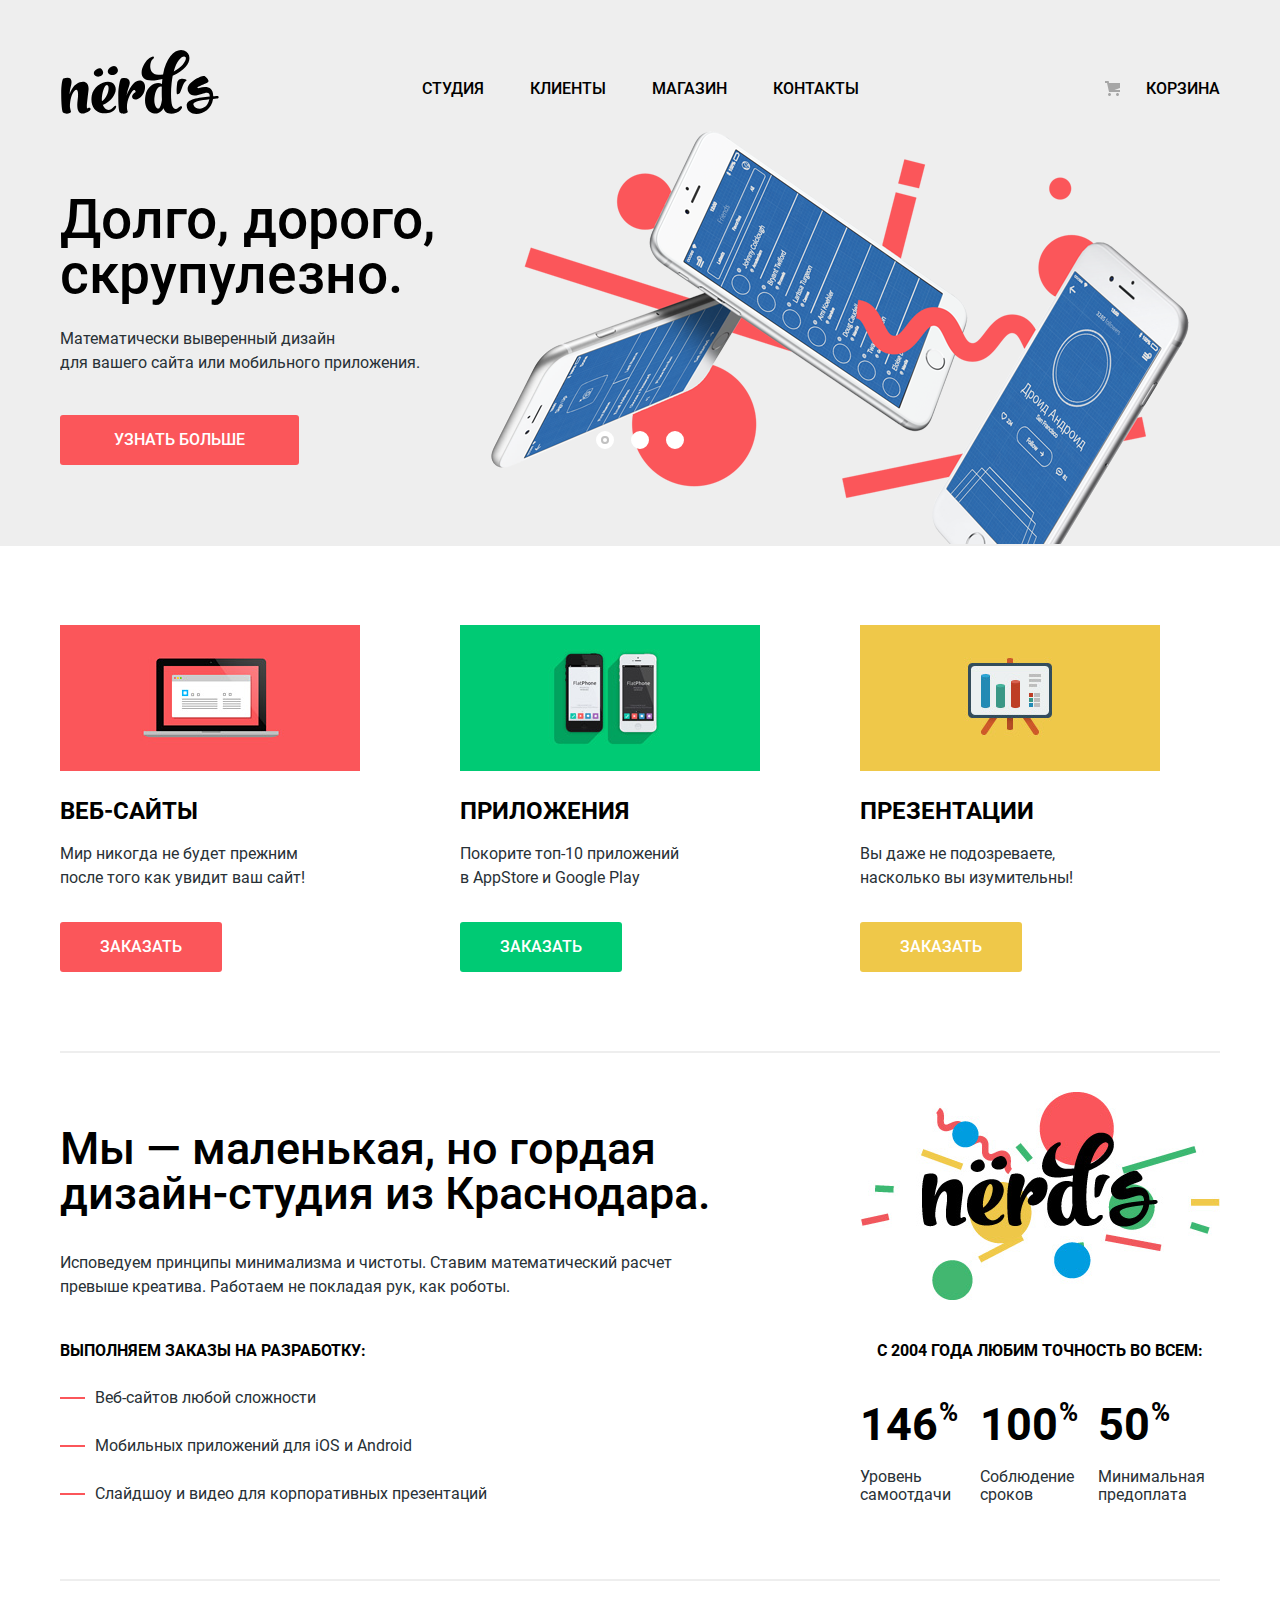
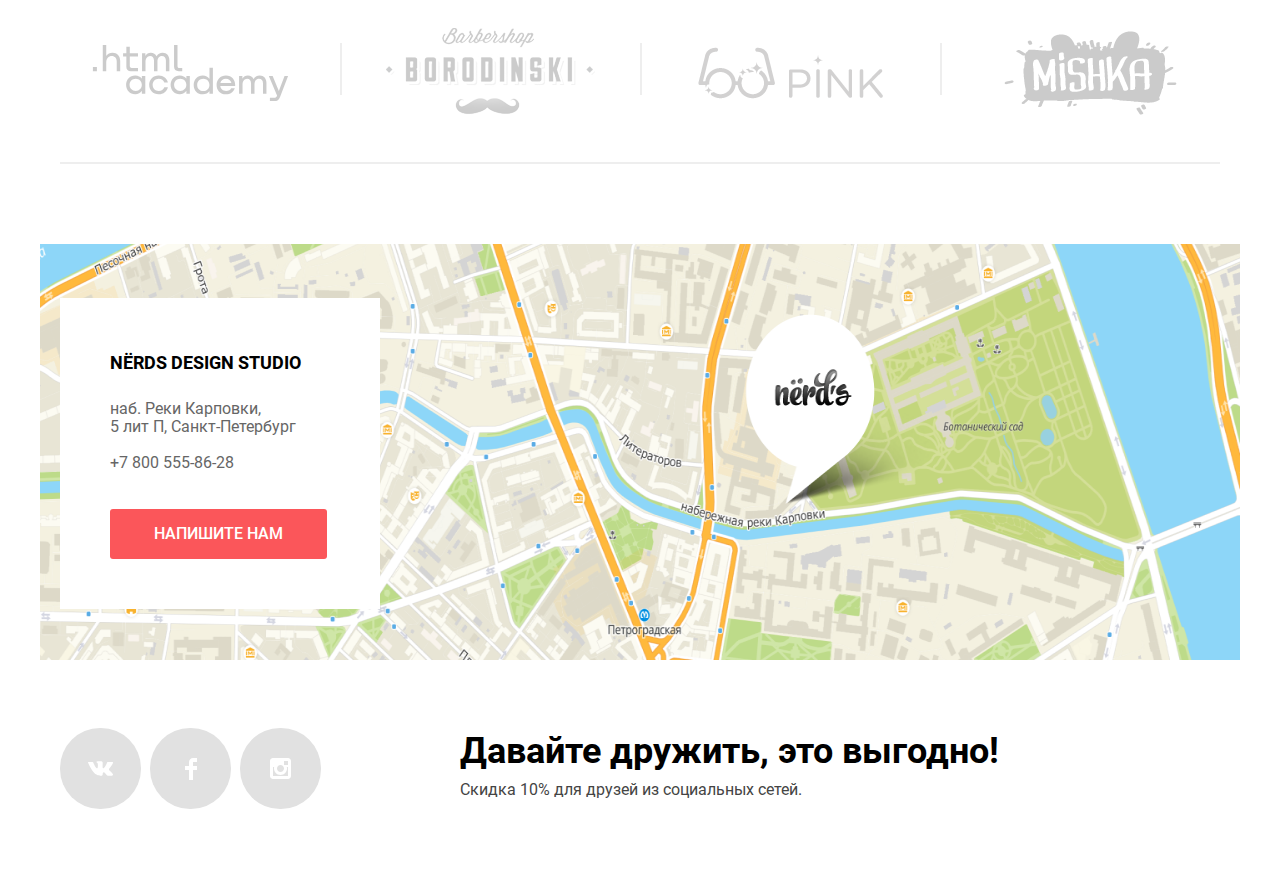
<file: index.html>
<!DOCTYPE html>
<html lang="ru" class="page">
  <head>
    <meta charset="utf-8">
    <link rel="stylesheet" href="css/normalize.css" type="text/css"/>
    <link rel="stylesheet" href="css/style.min.css" type="text/css"/>
    <link rel="icon" href="favicon.ico">
    <link rel="icon" href="favicon/icon.svg" type="image/svg+xml">
    <link rel="apple-touch-icon" href="favicon/180.png">
    <link rel="manifest" href="manifest.webmanifest">
    <title>Главная — Дизайн-студия «Нёрдс»</title>
  </head>

  <body class="page__body">
    <header class="page-header">
      <div class="page-header__wrapper container">
        <a class="page-header__logo" href="#">
          <img src="img/logo/nerds-logo.svg" width="160" height="65" alt="Логотип веб-студии «Нёрдс»">
        </a>
        <nav class="page-header__nav site-nav">
          <ul class="site-nav__list">
            <li>
              <a class="site-nav__link" href="">
                Студия
              </a>
            </li>
            <li>
              <a class="site-nav__link" href="#">
                Клиенты
              </a>
            </li>
            <li >
              <a class="site-nav__link" href="catalog.html">
                Магазин
              </a>
            </li>
            <li>
              <a class="site-nav__link" href="#">
                Контакты
              </a>
            </li>
          </ul>
          <div class="user-nav">
            <a class="cart-link" href="#">
              Корзина
            </a>
          </div>
        </nav>
      </div>
    </header>

    <main class="page-main">
      <section class="slider">
        <div class="container">
          <h1 class="visually-hidden">Как работает дизайн-студия «Нёрдс»</h1>
          <div class="carousel">
            <div class="carousel__wrapper">
              <div class="carousel__item slide carousel__item--current" id="slide1">
                <div class="slide__text">
                  <h2 class="slide__header">Долго, дорого, скрупулезно.</h2>
                  <p class="slide__description">Математически выверенный дизайн <br> для вашего сайта или мобильного приложения.</p>
                  <a class="slide__button button button--red button--big" href="#">Узнать больше</a>
                </div>
              </div>
              <div class="carousel__item slide" id="slide2">
                <div class="slide__text">
                  <h2 class="slide__header">Любим математику как никто другой</h2>
                  <p class="slide__description">Никакого креатива, только математические формулы для расчета идеальных пропорций</p>
                  <a class="slide__button button button--red button--big" href="#">Узнать больше</a>
                </div>
              </div>
              <div class="carousel__item slide" id="slide3">
                <div class="slide__text">
                  <h2 class="slide__header">Только ночь, только хардкор</h2>
                  <p class="slide__description">Работать днем, как все? Мы против этого. <br> Ближе к полуночи работа только начинается.</p>
                  <a class="slide__button button button--red button--big" href="#">Узнать больше</a>
                </div>
              </div>
            </div>
          </div>
          <div class="carousel__control">
            <div class="carousel__button carousel__button--active" data-id="slide1">
              <button aria-label="Слайд 1"></button>
            </div>
            <div class="carousel__button" data-id="slide2">
              <button aria-label="Слайд 2"></button>
            </div>
            <div class="carousel__button" data-id="slide3">
              <button aria-label="Слайд 3"></button>
            </div>
          </div>
        </div>
      </section>
      <div class="container">
        <section class="features">
          <h2 class="visually-hidden">Что мы делаем?</h2>
          <ul class="features__list">
            <li class="features__list-item features__list-item--websites">
              <h3 class="features__header">Веб-сайты</h3>
              <p class="features__description">Мир никогда не будет прежним<br>
                после того как увидит ваш сайт!</p>
              <a class="features__button button button--red" href="#">Заказать</a>
            </li>
            <li class="features__list-item features__list-item--apps">
              <h3 class="features__header">Приложения</h3>
              <p class="features__description">Покорите топ-10 приложений<br>
                в AppStore и Google Play</p>
              <a class="features__button button button--green" href="#">Заказать</a>
            </li>
            <li class="features__list-item features__list-item--presentations">
              <h3 class="features__header">Презентации</h3>
              <p class="features__description">Вы даже не подозреваете,<br>
                насколько вы изумительны!</p>
              <a class="features__button button button--yellow" href="#">Заказать</a>
            </li>
          </ul>
        </section>
      </div>
      <div class="container">
        <section class="about">
          <h2 class="visually-hidden">Фишки дизайн-студии «Нёрдс»</h2>
          <div class="about__text">
            <p class="about__slogan">Мы — маленькая, но гордая дизайн-студия из Краснодара.</p>
            <p class="about__description">Исповедуем принципы минимализма и чистоты. Ставим математический расчет превыше креатива. Работаем не покладая рук, как роботы.</p>
            <p class="about__list-preview">Выполняем заказы на разработку:</p>
            <ul class="about__list list">
              <li class="list__item">
                Веб-сайтов любой сложности
              <li class="list__item">
                Мобильных приложений для iOS и Android
              </li>
              <li class="list__item">
                Слайдшоу и видео для корпоративных презентаций
              </li>
            </ul>
          </div>
          <div class="about__advantages">
            <img class="about__logo" src="img/nerds-illustration-1.png" height="208" width="360" alt="Логотип веб-студии">
            <p class="about__list-preview about__list-preview--center">C 2004 года любим точность во всем:</p>
            <ul class="about__statistics statistics">
              <li class="statistics__item">
                <span>
                  146
                  <sup>
                    %
                  </sup>
                </span>
                Уровень самоотдачи
              </li>
              <li class="statistics__item">
                <span>
                  100
                  <sup>
                    %
                  </sup>
                </span>
                Соблюдение сроков
              </li>
              <li class="statistics__item">
                <span>
                  50
                  <sup>
                    %
                  </sup>
                </span>
                Минимальная предоплата
              </li>
            </ul>
          </div>
        </section>
      </div>
      <div class="container">
        <section class="partners">
          <h2 class="visually-hidden">Наши партнеры</h2>
          <div class="partners__link-wrapper">
            <a class="partners__link" href="https://htmlacademy.ru/intensive/htmlcss">
              <img src="img/logo/logo_academy.svg" width="199" height="57" alt="Логотип HtmlAcademy">
            </a>
          </div>
          <div class="partners__link-wrapper">
            <a class="partners__link" href="#">
              <img src="img/logo/logo-borodinsky.png" width="209" height="90" alt="Логотип Borodinsky">
            </a>
          </div>
          <div class="partners__link-wrapper">
            <a class="partners__link" href="#">
              <img src="img/logo/logo-pink.png" width="185" height="52" alt="Логотип Pink">
            </a>
          </div>
          <div class="partners__link-wrapper">
            <a class="partners__link" href="#">
              <img src="img/logo/logo-mishka.png" width="173" height="84" alt="Логотип Мишка">
            </a>
          </div>
        </section>
      </div>
      <section class="contacts contacts--main">
        <div class="container">
          <h2 class="visually-hidden">Наши контакты</h2>
          <div class="contacts__info">
            <p class="contacts__title">Nёrds design studio</p>
            <address class="contacts__address">
              наб. Реки Карповки, <br>
              5 лит П, Санкт-Петербург
            </address>
            <a class="contacts__tel" href="tel:+78005558628">+7 800 555-86-28</a>
            <a class="contacts__button button button--red" href="blank.html">Напишите нам</a>
          </div>
        </div>
        <iframe src="https://www.google.com/maps/embed?pb=!1m18!1m12!1m3!1d499.20449628191955!2d30.316833829223572!3d59.96834267006201!2m3!1f0!2f0!3f0!3m2!1i1024!2i768!4f13.1!3m3!1m2!1s0x4696315bc4e8ce61%3A0xe703c377f3424272!2sStudio%20212!5e0!3m2!1sru!2str!4v1626175068441!5m2!1sru!2str" width="1200" height="416" allowfullscreen="" loading="lazy" title="Офис компании по адресу наб. Реки Карповки, 5 лит П, Санкт-Петербург"></iframe>
        <img class="contacts__map" src="img/map.png" width="1200" height="416" alt="наб. Реки Карповки, 5 лит П, Санкт-Петербург">
      </section>
    </main>
    <div class="container">
      <footer class="page__footer footer">
        <h2 class="visually-hidden">Наши соцсети</h2>
        <div class="footer__intro">
          <p class="footer__slogan">
            Давайте дружить, это выгодно!
          </p>
          <p class="footer__text">
            Скидка 10% для друзей из социальных сетей.
          </p>
        </div>
        <ul class="footer__social-list social-list">
          <li>
            <a class="social-list__link" href="#">
              <img src="img/icons/vk-icon.svg" width="26" height="15" alt="Вконтакте">
            </a>
          </li>
          <li>
            <a class="social-list__link"  href="#">
              <img src="img/icons/fb-icon.svg" width="12" height="22" alt="Фейсбук">
            </a>
          </li>
          <li>
            <a class="social-list__link" href="#">
              <img src="img/icons/insta-icon.svg" width="21" height="21" alt="Инстаграм">
            </a>
          </li>
        </ul>
      </footer>
    </div>
    <section class="feedback modal">
      <h2 class="feedback__invite">Напишите нам</h2>
      <form class="feedback__form" action="https://echo.htmlacademy.ru" method="post">
        <label class="feedback__name" for="name">
          <span>Ваше имя:</span>
          <input id="name" type="text" name="name" placeholder="Имя Фамилия">
        </label>
        <label class="feedback__email" for="email">
          <span>Ваш email:</span>
          <input id="email" type="email" name="email" placeholder="email@example.com">
        </label>
        <label class="feedback__textarea" for="text">
          <span>Текст письма:</span>
          <textarea id="text" name="text" placeholder="В свободной форме"></textarea>
        </label>
        <button class="feedback__submit button button--submit button--red" type="submit">Отправить</button>
      </form>
      <button class="feedback__close" type="button" aria-label="Закрыть"></button>
    </section>
    <script src="js/scripts.min.js"></script>
  </body>
</html>
</file>
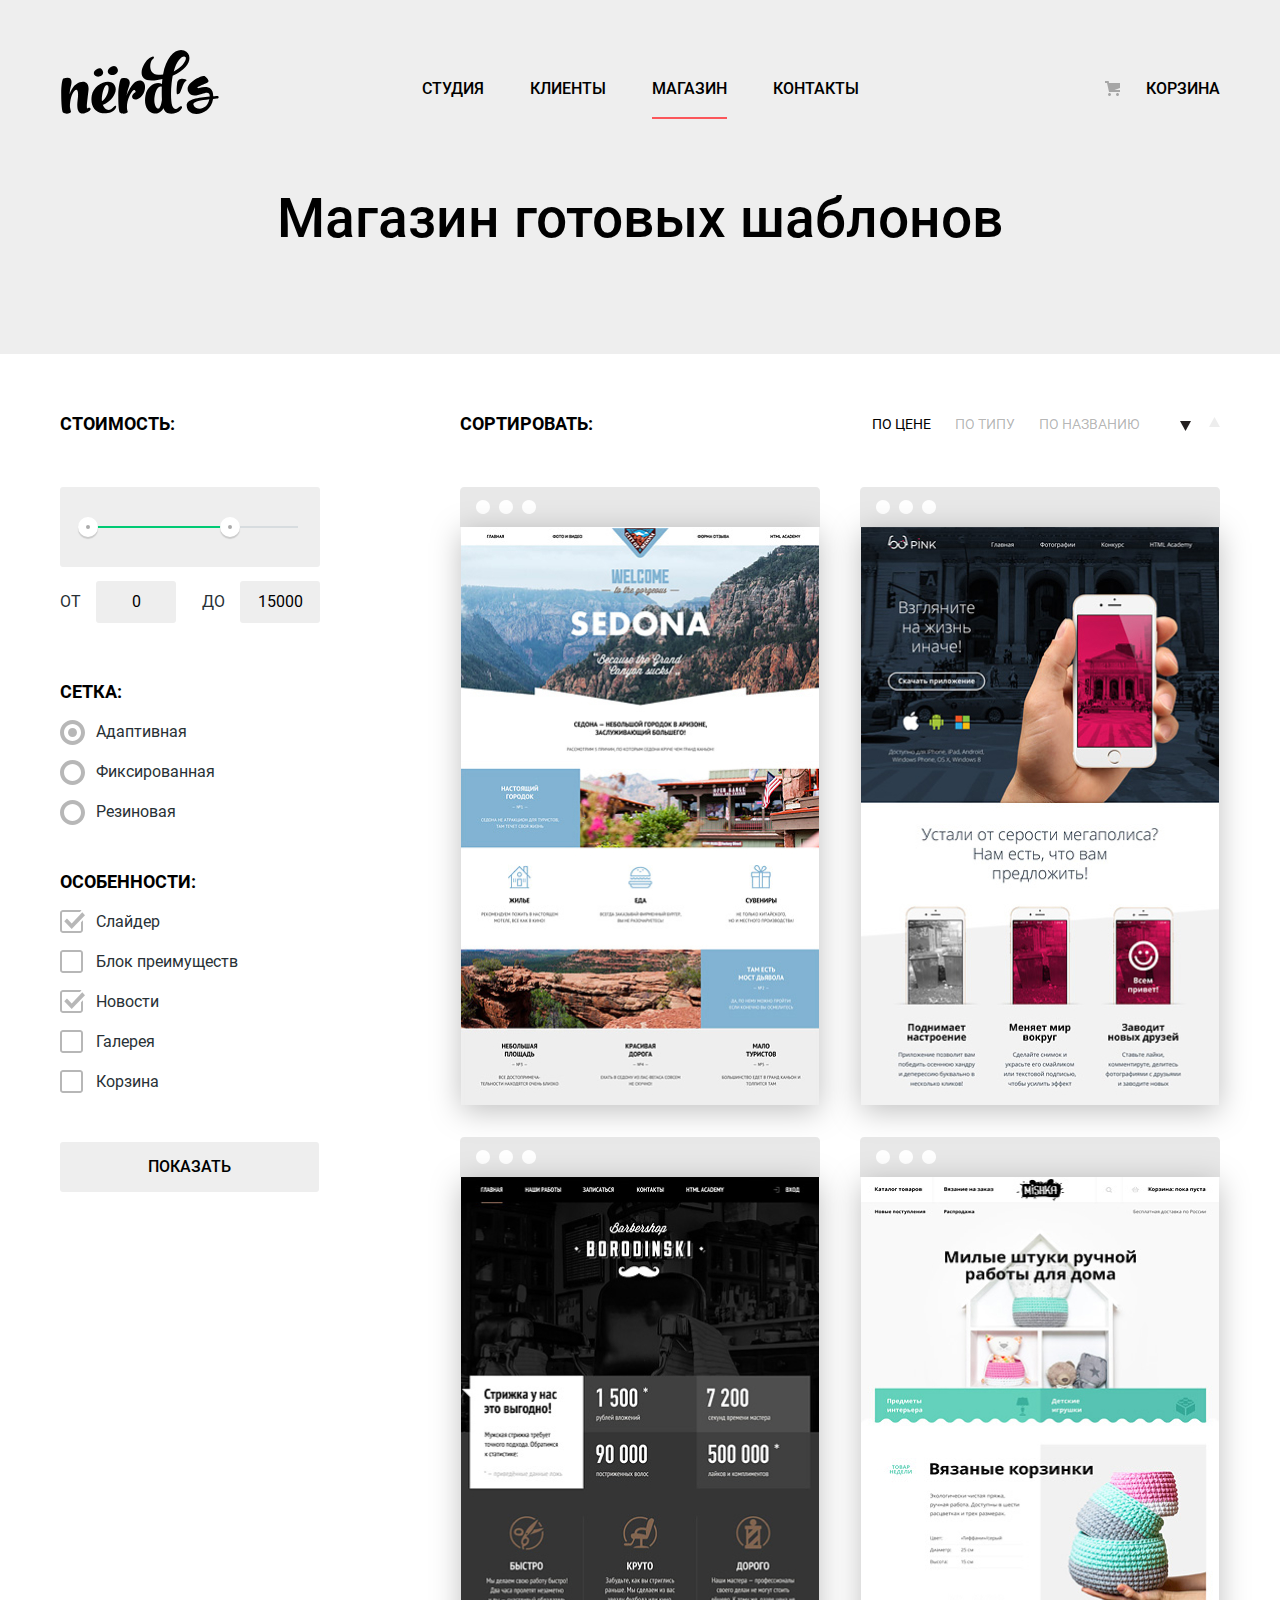
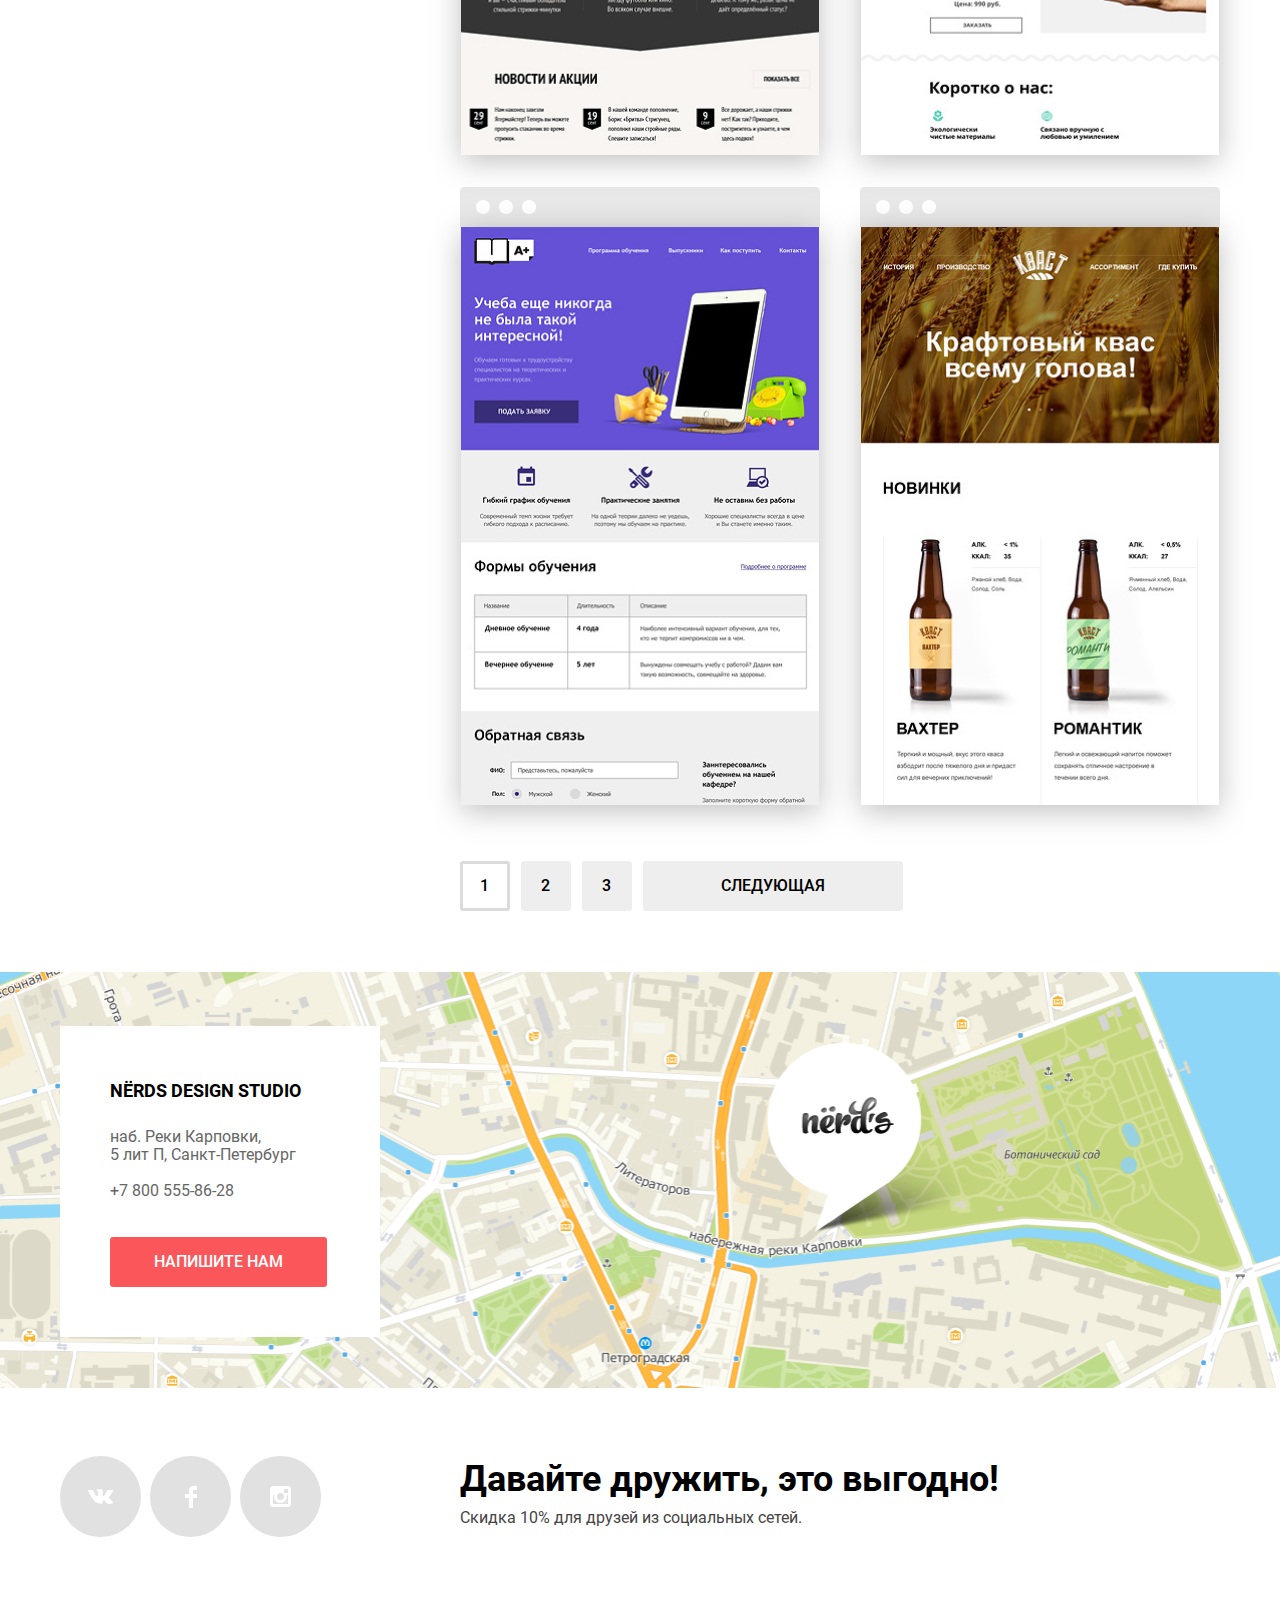
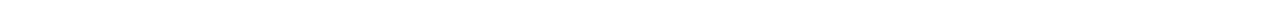
<file: catalog.html>
<!DOCTYPE html>
<html lang="ru">
  <head>
    <meta charset="utf-8">
    <link rel="stylesheet" href="css/normalize.css" type="text/css"/>
    <link rel="stylesheet" href="css/style.min.css" type="text/css"/>
    <link rel="icon" href="favicon.ico">
    <link rel="icon" href="img/favicon/icon.svg" type="image/svg+xml">
    <link rel="apple-touch-icon" href="img/favicon/180.png">
    <link rel="manifest" href="manifest.webmanifest">
    <title>Магазин шаблонов — Дизайн-студия «Нёрдс»</title>
  </head>

  <body class="page__body">
    <header class="page-header">
      <div class="page-header__wrapper container">
        <a class="page-header__logo" href="index.html">
          <img src="img/logo/nerds-logo.svg" width="160" height="65" alt="Логотип веб-студии «Нёрдс»">
        </a>
        <nav class="page-header__nav site-nav">
          <ul class="site-nav__list">
            <li>
              <a class="site-nav__link" href="index.html">
                Студия
              </a>
            </li>
            <li>
              <a class="site-nav__link" href="#">
                Клиенты
              </a>
            </li>
            <li >
              <a class="site-nav__link site-nav__link--current" href="#">
                Магазин
              </a>
            </li>
            <li>
              <a class="site-nav__link" href="#">
                Контакты
              </a>
            </li>
          </ul>
          <div class="user-nav">
            <a class="cart-link" href="#">
              Корзина
            </a>
          </div>
        </nav>
      </div>
    </header>

    <main class="page-main">
      <section class="header">
        <h1>Магазин готовых шаблонов</h1>
      </section>

      <div class="shop__wrapper container">
        <section class="filter">
          <h2 class="visually-hidden">Фильтр</h2>
          <form class="filter__form" method="get" action="https://echo.htmlacademy.ru">
          <fieldset class="filter__cost">
            <legend>Стоимость:</legend>
            <div class="filter__cost-slider cost-slider">
              <div class="cost-slider__scale">
                <div class="cost-slider__bar"></div>
              </div>
              <div class="cost-slider__toggle cost-slider__toggle--min" aria-label="Минимальная цена"></div>
              <div class="cost-slider__toggle cost-slider__toggle--max" aria-label="Максимальная цена"></div>
            </div>
            <div class="filter__cost-selector">
              <div>
                <label for="from">
                  От
                  <input type="number" id="from" name="from" value="0" tabindex="0">
                </label>
              </div>
              <div>
                <label for="to">
                  До
                  <input type="number" id="to" name="to" value="15000" tabindex="0">
                </label>
              </div>
            </div>
          </fieldset>
          <fieldset class="filter__grid">
            <legend>Сетка:</legend>
            <ul class="filter__grid-list">
              <li>
                <input class="filter__input visually-hidden" type="radio" name="grid" value="adaptive" id="filter-adaptive" tabindex="-1" checked>
                <label for="filter-adaptive" tabindex="0">Адаптивная</label>
              </li>
              <li>
                <input class="filter__input visually-hidden" type="radio" name="grid" value="fixed" id="filter-fixed" tabindex="-1">
                <label for="filter-fixed" tabindex="0">Фиксированная</label>
              </li>
              <li>
                <input class="filter__input visually-hidden" type="radio" name="grid" value="rubber" id="filter-rubber" tabindex="-1">
                <label for="filter-rubber" tabindex="0">Резиновая</label>
              </li>
            </ul>
          </fieldset>
          <fieldset class="filter__properties">
            <legend>Особенности:</legend>
            <ul class="filter__properties-list">
              <li>
                <input class="filter__input visually-hidden" type="checkbox" name="slider" id="filter-slider" tabindex="-1" checked>
                <label for="filter-slider" tabindex="0">Слайдер</label>
              </li>
              <li>
                <input class="filter__input visually-hidden" type="checkbox" name="advantages" id="filter-advantages" tabindex="-1">
                <label for="filter-advantages" tabindex="0">Блок преимуществ</label>
              </li>
              <li>
                <input class="filter__input visually-hidden" type="checkbox" name="news" id="filter-news" tabindex="-1" checked>
                <label for="filter-news" tabindex="0">Новости</label>
              </li>
              <li>
                <input class="filter__input visually-hidden" type="checkbox" name="gallery" id="filter-gallery" tabindex="-1">
                <label for="filter-gallery" tabindex="0">Галерея</label>
              </li>
              <li>
                <input class="filter__input visually-hidden" type="checkbox" name="trash" id="filter-trash" tabindex="-1">
                <label for="filter-trash" tabindex="0">Корзина</label>
              </li>
            </ul>
          </fieldset>
          <button class="filter__button button button--black" type="submit">Показать</button>
          </form>
        </section>

        <section class="catalog">
          <div class="catalog__sorter">
            <h2 class="visually-hidden">Список шаблонов сайтов</h2>
            <p class="catalog__sort-title">Сортировать:</p>
            <div class="catalog__sort-parameters">
              <ul class="catalog__sort-features">
                <li class="catalog__sort-item catalog__sort-item--active">
                  <a href="#">По цене</a>
                </li>
                <li class="catalog__sort-item">
                  <a href="#">По типу</a>
                </li>
                <li class="catalog__sort-item">
                  <a href="#">По названию</a>
                </li>
              </ul>
              <ul class="catalog__sort-direction">
                <li class="catalog__direction-item catalog__direction-item--active">
                  <a href="#">
                    <span class="visually-hidden">
                      От большего к меньшему
                    </span>
                  </a>
                </li>
                <li class="catalog__direction-item">
                  <a href="#">
                    <span class="visually-hidden">
                      От меньшего к большему
                    </span>
                  </a>
                </li>
              </ul>
            </div>
          </div>
          <ul class="catalog__list">
            <li class="catalog__item catalog-item">
              <div class="catalog-item__wrapper">
                <div class="catalog-item__text">
                  <a class="catalog-item__title" href="#">Sedona</a>
                  <p class="catalog-item__description">Информационный сайт <br> для туристов</p>
                </div>
                <a class="button button--red button--catalog" href="product.html">
                  <span class="visually-hidden">Цена:</span>
                  9 900 ₽
                </a>
              </div>
              <img class="catalog-item__image" src="img/catalog/img-sedona.jpg" height="578" width="358" alt="Макет Sedona">
            </li>
            <li class="catalog__item catalog-item">
              <div class="catalog-item__wrapper">
                <div class="catalog-item__text">
                  <a class="catalog-item__title" href="#">Pink App</a>
                  <p class="catalog-item__description">Продуктовый лендинг <br> приложения для iOS и Android</p>
                </div>
                <div class="catalog-item__button">
                  <a class="button button--red button--catalog" href="product.html">
                    <span class="visually-hidden">Цена:</span>
                    9 900 ₽
                  </a>
                </div>
              </div>
              <img class="catalog-item__image" src="img/catalog/img-pink.jpg" height="578" width="358" alt="Макет Pink App">
            </li>
            <li class="catalog__item catalog-item">
              <div class="catalog-item__wrapper">
                <div class="catalog-item__text">
                  <a class="catalog-item__title" href="#">Borodinski</a>
                  <p class="catalog-item__description">Сайт салона красоты. <br> Для мужчин, да.</p>
                </div>
                <div class="catalog-item__button">
                  <a class="button button--red button--catalog" href="product.html">
                    <span class="visually-hidden">Цена:</span>
                    9 900 ₽
                  </a>
                </div>
              </div>
              <img class="catalog-item__image" src="img/catalog/img-barbershop.jpg" height="578" width="358" alt="Макет Borodinski">
            </li>
            <li class="catalog__item catalog-item">
              <div class="catalog-item__wrapper">
                <div class="catalog-item__text">
                  <a class="catalog-item__title" href="#">Мишка</a>
                  <p class="catalog-item__description">Интернет-магазин <br> вязаных игрушек</p>
                </div>
                <div class="catalog-item__button">
                  <a class="button button--red button--catalog" href="product.html">
                    <span class="visually-hidden">Цена:</span>
                    9 900 ₽
                  </a>
                </div>
              </div>
              <img class="catalog-item__image" src="img/catalog/img-mishka.jpg" height="578" width="358" alt="Макет Мишка">
            </li>
            <li class="catalog__item catalog-item">
              <div class="catalog-item__wrapper">
                <div class="catalog-item__text">
                  <a class="catalog-item__title" href="#">A plus</a>
                  <p class="catalog-item__description">Лендинг курсов повышения <br> квалификации</p>
                </div>
                <div class="catalog-item__button">
                  <a class="button button--red button--catalog" href="product.html">
                    <span class="visually-hidden">Цена:</span>
                    9 900 ₽
                  </a>
                </div>
              </div>
              <img class="catalog-item__image" src="img/catalog/img-aplus.jpg" height="578" width="358" alt="Макет A plus">
            </li>
            <li class="catalog__item catalog-item">
              <div class="catalog-item__wrapper">
                <div class="catalog-item__text">
                  <a class="catalog-item__title" href="#">Кваст</a>
                  <p class="catalog-item__description">Промо-сайт производителя <br> крафтового кваса</p>
                </div>
                <div class="catalog-item__button">
                  <a class="button button--red button--catalog" href="product.html">
                    <span class="visually-hidden">Цена:</span>
                    9 900 ₽
                  </a>
                </div>
              </div>
              <img class="catalog-item__image" src="img/catalog/img-kvast.jpg" height="578" width="358" alt="Макет Кваст">
            </li>
          </ul>
          <h3 class="visually-hidden">Выбор страницы</h3>
          <ul class="catalog__pagination pagination">
            <li class="pagination__item pagination__item--active">
              <a href="#">1</a>
            </li>
            <li class="pagination__item">
              <a href="#">2</a>
            </li>
            <li class="pagination__item" >
              <a href="#">3</a>
            </li>
            <li class="pagination__item pagination__item--text">
              <a href="#">Следующая</a>
            </li>
          </ul>
        </section>
      </div>
      <section class="contacts">
        <div class="container">
          <h2 class="visually-hidden">Наши контакты</h2>
          <div class="contacts__info">
            <p class="contacts__title">Nёrds design studio</p>
            <address class="contacts__address">
              наб. Реки Карповки, <br>
              5 лит П, Санкт-Петербург
            </address>
            <a class="contacts__tel" href="tel:+78005558628">+7 800 555-86-28</a>
            <a class="contacts__button button button--red" href="blank.html">Напишите нам</a>
          </div>
        </div>
        <iframe src="https://www.google.com/maps/embed?pb=!1m18!1m12!1m3!1d499.20449628191955!2d30.316833829223572!3d59.96834267006201!2m3!1f0!2f0!3f0!3m2!1i1024!2i768!4f13.1!3m3!1m2!1s0x4696315bc4e8ce61%3A0xe703c377f3424272!2sStudio%20212!5e0!3m2!1sru!2str!4v1626175068441!5m2!1sru!2str" width="1200" height="416" allowfullscreen="" loading="lazy" title="Офис компании по адресу наб. Реки Карповки, 5 лит П, Санкт-Петербург"></iframe>
        <img class="contacts__map" src="img/map.png" width="1440" height="416" alt="наб. Реки Карповки, 5 лит П, Санкт-Петербург">
      </section>
    </main>
    <div class="container">
      <footer class="page__footer footer">
        <h2 class="visually-hidden">Наши соцсети</h2>
        <div class="footer__intro">
          <p class="footer__slogan">
            Давайте дружить, это выгодно!
          </p>
          <p class="footer__text">
            Скидка 10% для друзей из социальных сетей.
          </p>
        </div>
        <ul class="footer__social-list social-list">
          <li>
            <a class="social-list__link" href="#">
              <img src="img/icons/vk-icon.svg" width="26" height="15" alt="Вконтакте">
            </a>
          </li>
          <li>
            <a class="social-list__link"  href="#">
              <img src="img/icons/fb-icon.svg" width="12" height="22" alt="Фейсбук">
            </a>
          </li>
          <li>
            <a class="social-list__link" href="#">
              <img src="img/icons/insta-icon.svg" width="21" height="21" alt="Инстаграм">
            </a>
          </li>
        </ul>
      </footer>
    </div>
    <section class="feedback modal">
      <h2 class="feedback__invite">Напишите нам</h2>
      <form class="feedback__form" action="https://echo.htmlacademy.ru" method="post">
        <label class="feedback__name" for="name">
          <span>Ваше имя:</span>
          <input id="name" type="text" name="name" placeholder="Имя Фамилия">
        </label>
        <label class="feedback__email" for="email">
          <span>Ваш email:</span>
          <input id="email" type="email" name="email" placeholder="email@example.com">
        </label>
        <label class="feedback__textarea" for="text">
          <span>Текст письма:</span>
          <textarea id="text" name="text" placeholder="В свободной форме"></textarea>
        </label>
        <button class="feedback__submit button button--submit button--red" type="submit">Отправить</button>
      </form>
      <button class="feedback__close" type="button" aria-label="Закрыть"></button>
    </section>
    <script src="js/scripts.min.js"></script>
  </body>
</html>
</file>
<file: css/style.min.css>
@keyframes bounce{0%{transform:translateY(-2000px)}70%{transform:translateY(30px)}90%{transform:translateY(-10px)}to{transform:translateY(0)}}@keyframes shake{0%,to{transform:translateX(0)}10%,30%,50%,70%,90%{transform:translateX(-10px)}20%,40%,60%,80%{transform:translateX(10px)}}@font-face{font-family:"Roboto";font-style:normal;font-weight:400;src:local("Roboto"),url(../fonts/roboto.woff2) format("woff2"),url(../fonts/roboto.woff) format("woff")}@font-face{font-family:"Roboto";font-style:normal;font-weight:500;src:local("Roboto Medium"),url(../fonts/robotomedium.woff2) format("woff2"),url(../fonts/robotomedium.woff) format("woff")}@font-face{font-family:"Roboto";font-style:normal;font-weight:700;src:local("Roboto Bold"),url(../fonts/robotobold.woff2) format("woff2"),url(../fonts/robotobold.woff) format("woff")}:root{--basic-extra-dark:#283136;--basic-gray:#666666;--basic-dark-gray:#444444;--basic-little-gray:#e1e1e1;--basic-white:#ffffff;--basic-neutral:#eeeeee;--basic-black:#000000;--basic-red:#fb565a;--dark-red:#e74246;--dark-dark-red:#d7373b;--basic-green:#00ca74;--dark-green:#00bc6c;--dark-dark-green:#00aa62;--basic-yellow:#efc849;--dark-yellow:#eab534;--dark-dark-yellow:#e5a722;--basic-slider:#d7dcdf;--basic-button-hover:#dfdfdf;--basic-button-active:#d5d5d5;--input-border:#d7dcde;--input-border-hover:#b4B9bb;--basic-toggle-shadow:rgba(0, 0, 0, 0.15);--basic-modal-shadow:rgba(0,0,0,0.4);--button-30-percent-white:rgba(255,255,255,0.3);--button-30-percent-black:rgba(0, 0, 0, 0.3);--button-60-percent-black:rgba(0, 0, 0, 0.6);--button-shadow:rgba(0, 1, 1, 0.1);--catalog-shadow:rgba(0, 0, 0, 0.25);--basic-outline:#dbdbdb;--basic-toggle:#ababab;--carousel-button:#c1c1c1}body{margin:0;padding:0;font-family:"Roboto",Arial,sans-serif;font-size:16px;line-height:24px;font-weight:400}a{text-decoration:none;color:var(--basic-black)}.visually-hidden{position:absolute;width:1px;height:1px;margin:-1px;border:0;padding:0;white-space:nowrap;clip-path:inset(100%);clip:rect(0 0 0 0);overflow:hidden}.page{height:100%}.page__body{min-height:100%;color:var(--basic-extra-dark);background-color:var(--basic-white);display:grid;grid-template-rows:min-content 1fr min-content;align-content:start}.page-header{line-height:30px;text-transform:uppercase;background-color:var(--basic-neutral)}.container{width:1160px;margin:0 auto;position:relative}.page-header__wrapper{margin-top:49px;display:grid;justify-content:stretch;grid-template-columns:min-content 1fr}.page-header__nav{display:flex;padding-top:4px}.page-header__logo{width:160px;cursor:pointer}.page-header__logo:hover{opacity:.7}.page-header__logo:active,.social-list__link:active img{opacity:.3}.site-nav__list{display:flex;flex-wrap:wrap;align-items:center;list-style:none;max-width:880px;margin:0 auto;padding:0}.site-nav__list li{margin:0 23px}.site-nav__link{display:block;padding:15px 0;opacity:1;font-weight:500;cursor:pointer}.site-nav__link--current{border-bottom:2px solid var(--basic-red);padding-bottom:13px}.user-nav{display:flex;align-items:center;padding-left:45px}.cart-link{display:block;opacity:1;font-weight:500;cursor:pointer;position:relative;padding:15px 0 15px 41px}.cart-link::before{content:"";display:block;background:url(../img/icons/cart-icon.svg) no-repeat;height:15px;width:15px;position:absolute;top:22px;left:0}.cart-link span:hover,.site-nav__link:hover{color:var(--basic-red)}.cart-link span:active,.site-nav__link:active{color:var(--basic-black);opacity:.3}.slider{min-width:1160px;background-color:var(--basic-neutral)}.slide{display:grid;grid-template-columns:1fr 1fr}.slide__text{padding:68px 0}.slide__header{padding:0;font-size:55px;line-height:55px;font-weight:500;color:var(--basic-black);margin:0 0 25px;max-width:520px}.slide__description{padding:0;margin:0 0 40px;max-width:420px}.carousel{overflow:hidden;padding:0}.carousel__wrapper{width:300%}.carousel__item{display:none;float:left;width:1160px;min-height:422px;background-image:url(../img/slider/nerds-index-slide-1.png);background-repeat:no-repeat;background-position:397px -11px}.carousel__item--current{display:grid}.carousel__item:nth-child(2){background-image:url(../img/slider/nerds-index-slide-2.png)}.carousel__item:nth-child(3){background-image:url(../img/slider/nerds-index-slide-3.png)}.carousel__control{position:absolute;top:307px;left:536px;display:flex;width:88px;justify-content:space-between}.carousel__button{border:5px solid var(--basic-white);border-radius:50%;cursor:pointer}.carousel__button button{cursor:pointer;display:block;padding:0;width:8px;height:8px;background-color:var(--basic-white);border:0}.carousel__button--active button{border:2px solid var(--carousel-button);border-radius:50%}.button{display:inline-block;vertical-align:middle;font-weight:500;line-height:18px;padding:16px 40px;text-transform:uppercase;color:var(--basic-white);border:0;border-radius:3px;background-color:var(--basic-neutral)}.button--big{padding-left:54px;padding-right:54px}.button--submit{padding-left:82px;padding-right:82px}.button--black{color:var(--basic-black)}.button:active{box-shadow:inset 0 3px 0 var(--button-shadow);color:var(--button-30-percent-white)}.about__list li::before,.button--red{background-color:var(--basic-red)}.button--red:hover{background-color:var(--dark-red)}.button--red:active{background-color:var(--dark-dark-red)}.button--yellow{background-color:var(--basic-yellow)}.button--yellow:hover{background-color:var(--dark-yellow)}.button--yellow:active{background-color:var(--dark-dark-yellow)}.button--green{background-color:var(--basic-green)}.button--green:hover{background-color:var(--dark-green)}.button--green:active{background-color:var(--dark-dark-green)}.button--black:hover{background-color:var(--basic-button-hover)}.button--black:active{background-color:var(--basic-button-active);color:var(--button-30-percent-black)}.button--catalog{padding-left:72px;padding-right:72px;min-width:56px;margin-top:33px;margin-bottom:21px}.features{padding:63px 0;border-bottom:2px solid var(--basic-neutral)}.features__list{padding:0;list-style:none;display:grid;grid-template-columns:repeat(3,1fr);gap:40px}.features__list-item{padding-top:171px}.features__list-item--apps,.features__list-item--websites{background-image:url(../img/illustration-1.png);background-repeat:no-repeat}.features__list-item--apps{background-image:url(../img/illustration-2.png)}.features__list-item--presentations{background-image:url(../img/illustration-3.png);background-repeat:no-repeat}.features__header{padding:0;text-transform:uppercase;line-height:30px;font-size:24px;font-weight:700;color:var(--basic-black);margin:0 0 16px}.features__description{padding:0;margin:0 0 32px}.about{display:grid;grid-template-columns:2fr 1fr;gap:80px;padding-top:39px;padding-bottom:73px;border-bottom:2px solid var(--basic-neutral)}.about__text{padding-top:34px;padding-right:40px}.about__logo{margin-bottom:32px}.about__slogan{padding:0;font-size:45px;line-height:45px;font-weight:500;color:var(--basic-black);margin:0 0 35px}.about__description,.list{padding:0;margin:0 0 40px}.list{list-style:none;margin:0}.about__list-preview{padding:0;text-transform:uppercase;font-weight:700;color:var(--basic-black);margin:0 0 23px}.about__list-preview--center{text-align:center;margin-bottom:30px}.about__list li{position:relative}.about__list li::before{content:"";position:absolute;top:11px;left:0;height:2px;width:25px}.list__item{padding-left:35px;margin-bottom:24px}.list__item:last-child{margin-bottom:0}.statistics{display:flex;list-style-type:none;margin:0;padding:0;font-size:16px;line-height:18px}.statistics__item:not(:first-child){margin-left:6px}.statistics__item span,.statistics__item span sup{display:inline-block;vertical-align:middle;font-weight:700;color:var(--basic-black)}.statistics__item span{font-size:45px;line-height:64px;margin-bottom:11px}.statistics__item span sup{font-size:26px;line-height:40px;margin-left:-10px;margin-top:-7px}.partners{display:grid;gap:40px;justify-content:center;grid-template-columns:repeat(4,1fr);padding:37px 0;border-bottom:2px solid var(--basic-neutral)}.partners__link-wrapper{display:flex;position:relative}.partners__link-wrapper:not(:last-child)::after{content:"";position:absolute;top:25px;left:280px;height:52px;width:2px;background-color:var(--basic-neutral)}.partners__link{display:block;padding-top:10px;opacity:.2;margin:auto}.partners__link:hover{opacity:1}.partners__link:active{opacity:.1}.contacts{margin-top:50px;position:relative;padding:54px 0;overflow:hidden}.contacts--main{margin-top:80px}.contacts__info{padding:50px;background-color:var(--basic-white);width:220px}.contacts__title{padding:0;font-weight:700;font-size:18px;line-height:30px;text-transform:uppercase;color:var(--basic-black);margin:0 0 22px}.contacts__address,.contacts__tel{line-height:18px;font-style:normal;color:var(--basic-gray)}.contacts__address{margin-bottom:18px}.contacts__tel{display:block;margin-bottom:37px}.contacts__button{padding:16px 44px}.contacts iframe,.contacts__map{position:absolute;top:0;min-width:1200px;border:0}.contacts__map{z-index:-2;left:50%;transform:translateX(-50%)}.contacts iframe{z-index:-1;left:0;width:100%}.footer{display:grid;grid-template-columns:1fr 2fr;gap:20px;padding:65px 0}.footer__intro{padding-top:5px}.footer__slogan{padding:0;font-weight:700;font-size:36px;line-height:36px;color:var(--basic-black);margin:0 0 10px}.footer__text{margin:0;padding:0;color:var(--basic-dark-gray);line-height:22px}.footer__social-list{order:-1}.social-list{display:flex;flex-wrap:wrap;margin:0;padding:0;list-style:none}.social-list li{margin-right:9px;margin-bottom:5px}.social-list__link li:last-child{margin-right:0}.social-list__link{position:relative;display:block;background-color:var(--basic-little-gray);width:81px;height:81px;border-radius:40px}.social-list__link img{position:absolute;margin:auto;left:0;top:0;bottom:0;right:0}.social-list__link:hover{background-color:var(--dark-red)}.social-list__link:active{background-color:var(--dark-dark-red)}.feedback,.feedback__form label{display:flex;flex-direction:column}.feedback{position:relative;width:760px;height:443px;padding:63px 100px 84px}.feedback__invite{padding:0;font-weight:700;font-size:45px;line-height:53px;margin:0 0 37px}.feedback__form{display:grid;grid-template-columns:1fr 1fr;column-gap:40px}.feedback__form label{font-weight:700;font-size:16px;line-height:18px;margin-bottom:34px}.feedback__form span{margin-bottom:9px}.feedback__form input,.feedback__form textarea{font-weight:400;font-size:inherit;line-height:18px;padding:14px 13px;border:2px solid var(--input-border);box-sizing:border-box;border-radius:3px}.feedback__form textarea{min-height:118px}.feedback__form input:hover,.feedback__form textarea:hover{border-color:var(--input-border-hover)}.feedback__form input:focus,.feedback__form textarea:focus{border-color:var(--basic-black);color:var(--basic-black)}.feedback__form input:invalid,.feedback__form textarea:invalid{border-color:var(--dark-red);color:var(--dark-red)}.feedback__textarea{min-width:100%;grid-column:1/-1}.feedback__submit{margin-top:12px;margin-right:100px}.feedback__close{cursor:pointer;border:0;position:absolute;left:849px;top:78px;background-color:transparent;background-image:url(../img/icons/close.svg);opacity:.3;height:21px;width:21px}.catalog__item:hover::before,.feedback__close:hover{opacity:1}.feedback__close:active{opacity:.1}.modal{display:none;position:fixed;background:var(--basic-white);box-shadow:0 20px 40px var(--basic-modal-shadow);left:0;right:0;top:0;bottom:0;margin:auto}.modal--active{display:block;animation:bounce .6s}.modal--error{animation:shake .6s}.header h1{margin:0;text-align:center;font-size:55px;font-weight:500;line-height:55px;padding:67px 0 108px;background-color:var(--basic-neutral);color:var(--basic-black)}.shop__wrapper{min-width:1160px;column-gap:40px;display:grid;grid-template-columns:1fr 2fr;padding-top:55px}.filter{display:flex;flex-direction:column;max-width:260px}.filter fieldset{border:0;padding:0}.filter legend{text-transform:uppercase;font-size:18px;font-weight:700;line-height:30px;color:var(--basic-black)}.filter__cost{margin:0 0 54px}.filter__cost legend{margin-bottom:48px}.filter__cost input,.filter__cost label{text-transform:uppercase;font-size:16px;line-height:22px}.filter__cost-selector input,.filter__cost-slider{text-align:center;border-radius:3px;background-color:var(--basic-neutral)}.filter__cost-slider{margin-bottom:14px}.cost-slider{position:relative;height:41px;padding:39px 22px 0}.cost-slider__scale{height:2px;background-color:var(--basic-slider)}.cost-slider__bar{width:70%;height:2px;background-color:var(--basic-green)}.cost-slider__toggle{position:absolute;top:30px;left:0;width:4px;height:4px;padding:0;border:8px solid var(--basic-white);background-color:var(--basic-toggle);border-radius:50%;box-shadow:0 2px 1px var(--basic-toggle-shadow)}.cost-slider__toggle--min{left:18px}.cost-slider__toggle--max{left:160px}.filter__cost-selector{display:flex;justify-content:space-between}.filter__cost-selector input{-moz-appearance:textfield;max-width:80px;padding:10px 0;border:0;margin-left:11px}.filter__cost-selector input::-webkit-inner-spin-button,.filter__cost-selector input::-webkit-outer-spin-button{-webkit-appearance:none;margin:0}.filter__grid,.filter__properties{margin:0}.filter__grid{margin-bottom:45px}.filter__properties{margin-bottom:50px}.filter__grid label,.filter__properties label{line-height:20px}.filter__grid legend,.filter__properties legend{margin-bottom:15px}.filter__grid-list,.filter__properties-list{list-style:none;padding:0;margin:0}.filter__grid-list li:not(:last-child),.filter__properties-list li:not(:last-child){margin-bottom:20px}.filter__grid-list label,.filter__properties-list label{position:relative;display:block;cursor:pointer;user-select:none;padding-left:36px}.filter__grid-list label::before,.filter__properties-list label::before{content:"";position:absolute;left:0;top:-2px;width:25px;height:25px;opacity:.4}.filter__grid-list label::before{background:url(../img/icons/radio-off.svg) no-repeat}.filter__grid-list input:checked+label::before{background:url(../img/icons/radio-on.svg) no-repeat}.filter__properties-list label::before{background:url(../img/icons/checkbox-off.svg) no-repeat}.filter__properties-list input:checked+label::before{background:url(../img/icons/checkbox-on.svg) no-repeat}.catalog__direction-item a:focus::after,.catalog__direction-item a:hover::after,.filter__grid-list label:focus::before,.filter__grid-list label:hover::before,.filter__properties label:focus::before,.filter__properties label:hover::before{opacity:1}.filter__input:disabled+label{opacity:.3}.filter__input:disabled+label::before{opacity:.1}.filter__button{padding-left:88px;padding-right:88px}.catalog{min-width:760px}.catalog__sort-features{display:flex;flex-wrap:wrap;min-width:272px;max-width:500px;justify-content:space-around;align-items:center;padding:0;margin:0}.catalog__sort-title{margin:0;padding:0;font-size:18px;text-transform:uppercase;line-height:30px;font-weight:700;color:var(--basic-black)}.catalog__direction-item,.catalog__sort-item{font-size:14px;text-transform:uppercase;line-height:18px;list-style:none;margin:0 12px}.catalog__sort-item a{color:var(--button-30-percent-black)}.catalog__sort-item a:focus,.catalog__sort-item a:hover{color:var(--button-60-percent-black)}.catalog__sort-item a:active,.catalog__sort-item--active a{color:var(--basic-black)}.catalog__direction-item:last-child{margin:0;transform:rotate(180deg)}.catalog__sort-direction{display:flex;justify-content:space-between;align-items:center;min-width:40px;list-style-type:none;margin:0;padding:0}.catalog__sort-direction li{padding:0;margin:0}.catalog__sort-direction a{position:relative;display:inline-block;vertical-align:middle;height:30px}.catalog__sort-direction a::after{content:"";position:absolute;top:40%;width:11px;height:10px;background-image:url(../img/icons/icon-down-dir.svg);opacity:.2}.catalog__direction-item a:active::after,.catalog__direction-item--active a::after{background-image:url(../img/icons/icon-down-dir-black.svg);opacity:1}.catalog{display:flex;flex-direction:column}.catalog__list{display:grid;grid-template-columns:1fr 1fr;row-gap:30px;column-gap:40px;padding:0;margin:48px 0 54px;grid-column:1/-1}.catalog__sort-parameters,.catalog__sorter{display:flex;justify-content:space-between}.catalog__sort-parameters{min-width:360px}.pagination{list-style-type:none;display:flex;flex-wrap:wrap;grid-column:1/-1;padding:0;margin:0}.pagination__item{display:inline-block;vertical-align:middle;font-weight:500;line-height:18px;text-transform:uppercase;padding:16px 20px;min-width:10px;color:var(--basic-black);border:0;background-color:var(--basic-neutral);margin-right:11px;margin-bottom:11px;border-radius:3px}.pagination__item:last-child{margin-right:0}.pagination__item a{color:inherit}.pagination__item:hover{background-color:var(--basic-button-hover)}.pagination__item:active{box-shadow:inset 0 3px 0 var(--button-shadow);background-color:var(--basic-button-active);color:var(--button-30-percent-black)}.pagination__item--text{padding-left:78px;padding-right:78px;min-width:104px}.pagination__item--active{background-color:var(--basic-white);outline:3px solid var(--basic-outline);outline-offset:-3px}.catalog-item{position:relative;height:580px;width:360px;list-style-type:none;z-index:0;display:flex;align-items:flex-end}.catalog__item{position:relative;padding-top:40px;background-color:transparent;border-radius:5px}.catalog__item::before{content:"";position:absolute;top:0;left:0;bottom:0;right:0;background-image:url(../img/catalog/browser.svg);background-repeat:no-repeat;opacity:.12;z-index:-1}.catalog__item:hover .catalog-item__wrapper{visibility:visible}.catalog-item__image{height:578px;width:358px;object-fit:contain;background-color:var(--basic-white);position:absolute;top:40px;left:1px;z-index:-1;filter:drop-shadow(0 6px 15px var(--catalog-shadow))}.catalog-item__wrapper{visibility:hidden;text-align:center;width:100%;max-height:528px;overflow:hidden;background-color:var(--basic-neutral);padding:25px 0;margin:0}.catalog-item__wrapper:hover .catalog-item__title{color:var(--basic-red)}.catalog-item__wrapper:active .catalog-item__title{color:var(--basic-black);opacity:.3}.catalog-item__text{max-height:428px;overflow:hidden}.catalog-item__title{text-transform:uppercase;font-size:18px;line-height:30px;font-weight:700;color:var(--basic-black);text-align:center}.catalog-item__description{line-height:18px;color:var(--basic-gray);text-align:center;padding:0 56px;margin:12px 0 0}
</file>
